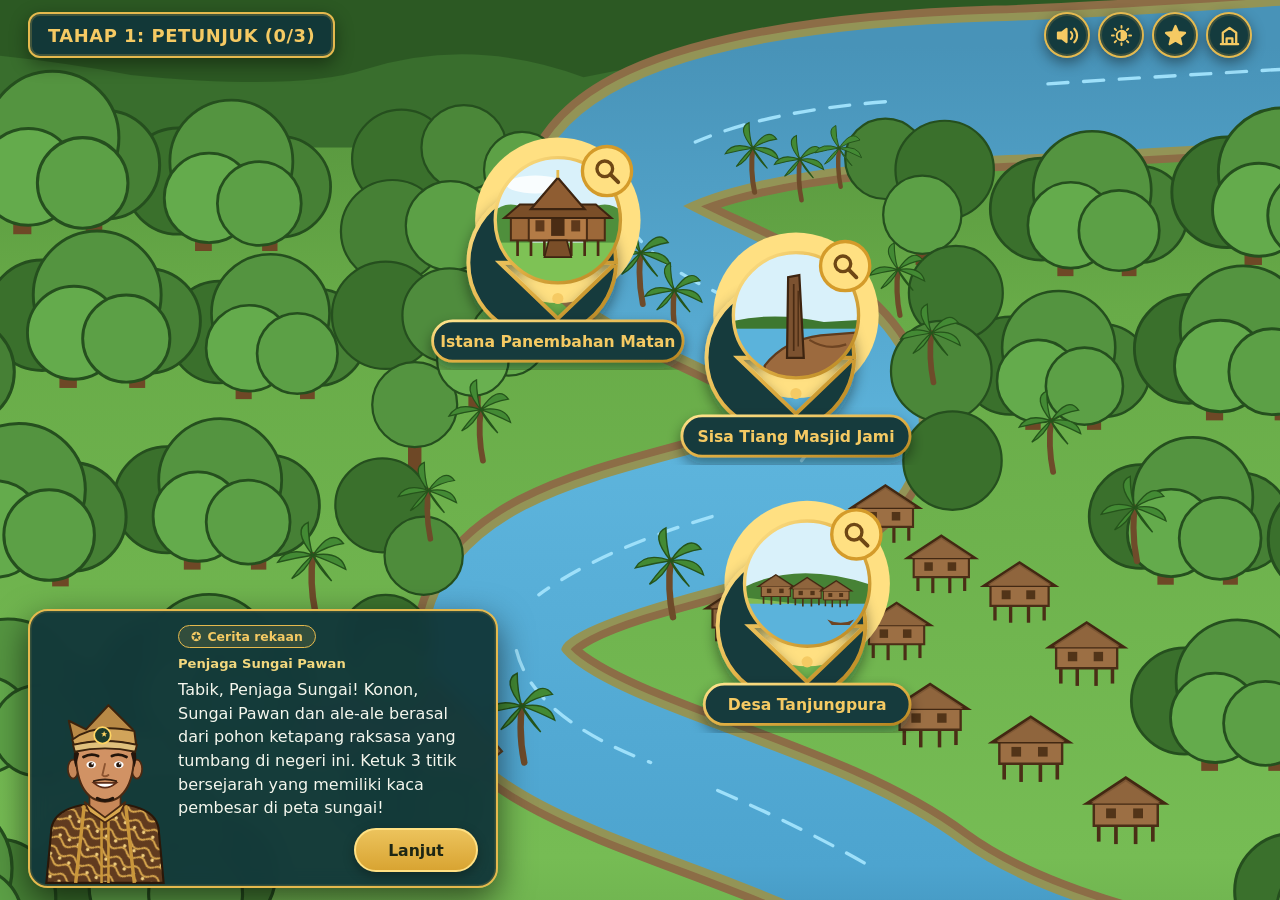
<file: aleale-game.html>
<!doctype html>
<html lang="id" data-theme="forest">
<head>
<meta charset="utf-8">
<meta name="viewport" content="width=device-width,initial-scale=1,maximum-scale=5,viewport-fit=cover">
<title>Cari Ale-ale — Mini Game Edukasi Sungai Pawan</title>
<style>
:root, [data-theme="forest"] {
  --outer-bg: #1e3f20;
  --panel-bg: rgba(18, 56, 58, 0.96);
  --panel-bg-soft: #19494c;
  --gold-main: #e5b94e;
  --gold-light: #ffe082;
  --gold-dark: #9c7320;
  --text-cream: #f5f7ee;
  --text-gold: #f5ca63;
  --btn-gold-bg: #e2b347;
  --btn-gold-fg: #1d2614;
  --sky-tint: 0;
  --scene-brightness: 1;
}

[data-theme="light"] {
  --outer-bg: #d8ecd0;
  --panel-bg: rgba(22, 68, 71, 0.95);
  --panel-bg-soft: #1f585c;
  --gold-main: #eab949;
  --gold-light: #ffe596;
  --gold-dark: #8c6414;
  --text-cream: #ffffff;
  --text-gold: #ffe082;
  --btn-gold-bg: #f0c14b;
  --btn-gold-fg: #182410;
  --sky-tint: 0;
  --scene-brightness: 1.05;
}

[data-theme="dark"] {
  --outer-bg: #07140d;
  --panel-bg: rgba(11, 36, 38, 0.96);
  --panel-bg-soft: #123639;
  --gold-main: #d9a83e;
  --gold-light: #f7cf6d;
  --gold-dark: #7a5812;
  --text-cream: #eef5f0;
  --text-gold: #f5c85c;
  --btn-gold-bg: #dfa938;
  --btn-gold-fg: #141c0c;
  --sky-tint: 0.38;
  --scene-brightness: 0.84;
}

* {
  box-sizing: border-box;
  -webkit-tap-highlight-color: transparent;
}

html, body {
  margin: 0;
  padding: 0;
  width: 100%;
  height: 100%;
  overflow: hidden;
  background: var(--outer-bg);
  color: var(--text-cream);
  font-family: system-ui, -apple-system, "Segoe UI", Roboto, "Helvetica Neue", Arial, sans-serif;
  user-select: none;
  -webkit-user-select: none;
}

button {
  font-family: inherit;
  cursor: pointer;
}

button:focus-visible {
  outline: 3px solid var(--gold-light);
  outline-offset: 2px;
}

/* Full-screen responsive container for both Desktop Website & Mobile */
.game-shell {
  position: relative;
  width: 100vw;
  height: 100vh;
  height: 100dvh;
  overflow: hidden;
  background: #3e7830;
}

.game-viewport {
  position: relative;
  width: 100%;
  height: 100%;
  overflow: hidden;
  display: flex;
  flex-direction: column;
  justify-content: space-between;
}

/* Full-Bleed Illustrated SVG Scene */
.scene-layer {
  position: absolute;
  inset: 0;
  width: 100%;
  height: 100%;
  z-index: 1;
  filter: brightness(var(--scene-brightness));
  transition: filter 0.35s ease;
  touch-action: none;
}

.scene-layer svg {
  width: 100%;
  height: 100%;
  display: block;
}

/* Top HUD Bar */
.top-hud {
  position: relative;
  z-index: 10;
  width: 100%;
  max-width: 1320px;
  margin: 0 auto;
  display: flex;
  align-items: center;
  justify-content: space-between;
  gap: 10px;
  padding: max(12px, env(safe-area-inset-top)) clamp(12px, 2.5vw, 28px) 8px;
  pointer-events: none;
}

.stage-plaque {
  pointer-events: auto;
  position: relative;
  background: var(--panel-bg);
  border: 2.5px solid var(--gold-main);
  border-radius: 12px;
  padding: 8px 18px;
  min-height: 46px;
  display: inline-flex;
  align-items: center;
  box-shadow: 0 6px 18px rgba(0, 0, 0, 0.42), inset 0 0 0 2px rgba(229, 185, 78, 0.22);
  backdrop-filter: blur(6px);
}

.stage-plaque-text {
  font-size: clamp(0.86rem, 1.8vw, 1.12rem);
  font-weight: 800;
  letter-spacing: 0.03em;
  color: var(--text-gold);
  text-transform: uppercase;
  white-space: nowrap;
}

.hud-buttons {
  pointer-events: auto;
  display: flex;
  align-items: center;
  gap: 8px;
}

.icon-btn {
  width: 46px;
  height: 46px;
  min-width: 46px;
  min-height: 46px;
  border-radius: 50%;
  background: var(--panel-bg);
  border: 2.5px solid var(--gold-main);
  color: var(--text-gold);
  display: inline-flex;
  align-items: center;
  justify-content: center;
  padding: 0;
  box-shadow: 0 5px 14px rgba(0, 0, 0, 0.42), inset 0 0 0 2px rgba(229, 185, 78, 0.18);
  transition: transform 0.14s ease, background 0.15s ease;
  backdrop-filter: blur(6px);
}

.icon-btn:hover {
  background: var(--panel-bg-soft);
  transform: translateY(-1px);
}

.icon-btn:active {
  transform: scale(0.94);
}

.icon-btn svg {
  width: 23px;
  height: 23px;
}

.icon-btn.off {
  opacity: 0.68;
}

/* Floating Stage Status Pill (For Stage 2 Timer / Clarity, Stage 3 Quote) */
.floating-banner {
  position: relative;
  z-index: 9;
  align-self: center;
  max-width: min(92vw, 620px);
  margin: 0 14px auto;
  background: var(--panel-bg);
  border: 2px solid var(--gold-main);
  border-radius: 999px;
  padding: 7px 20px;
  color: var(--text-cream);
  font-size: clamp(0.84rem, 1.5vw, 0.96rem);
  font-weight: 700;
  text-align: center;
  box-shadow: 0 6px 18px rgba(0, 0, 0, 0.38);
  display: none;
  pointer-events: none;
  backdrop-filter: blur(6px);
}

.floating-banner.show {
  display: block;
}

/* Bottom Guide Dialog Box — Responsive for Mobile & Desktop */
.bottom-dialog-wrap {
  position: relative;
  z-index: 10;
  width: 100%;
  max-width: 1320px;
  margin: 0 auto;
  padding: 6px clamp(10px, 2.5vw, 28px) max(12px, env(safe-area-inset-bottom));
  pointer-events: none;
  display: flex;
  justify-content: center;
}

.dialog-card {
  pointer-events: auto;
  position: relative;
  width: 100%;
  max-width: 660px;
  background: var(--panel-bg);
  border: 2.5px solid var(--gold-main);
  border-radius: 20px;
  min-height: 184px;
  padding: 14px 18px 14px 162px;
  box-shadow: 0 12px 34px rgba(0, 0, 0, 0.58), inset 0 0 0 1.5px rgba(229, 185, 78, 0.16);
  display: flex;
  flex-direction: column;
  justify-content: space-between;
  backdrop-filter: blur(8px);
  transition: all 0.25s ease;
}

.guide-portrait-box {
  position: absolute;
  left: 6px;
  bottom: 0;
  width: 150px;
  height: 212px;
  pointer-events: none;
  overflow: hidden;
  border-bottom-left-radius: 17px;
}

.guide-portrait-box svg {
  width: 100%;
  height: 100%;
  display: block;
}

.dialog-body {
  display: flex;
  flex-direction: column;
  gap: 7px;
}

.dialog-top-row {
  display: flex;
  align-items: center;
  justify-content: space-between;
  gap: 8px;
  flex-wrap: wrap;
}

.dialog-badge {
  display: inline-flex;
  align-items: center;
  gap: 6px;
  padding: 3px 12px;
  border-radius: 999px;
  border: 1.5px solid var(--gold-main);
  background: rgba(229, 185, 78, 0.14);
  color: var(--text-gold);
  font-size: 0.78rem;
  font-weight: 700;
}

.dialog-loc-title {
  font-size: 0.82rem;
  font-weight: 800;
  color: var(--gold-light);
  opacity: 0.95;
}

.dialog-text {
  margin: 0;
  font-size: clamp(0.88rem, 1.4vw, 1rem);
  line-height: 1.48;
  color: var(--text-cream);
  font-weight: 500;
}

.dialog-actions {
  display: flex;
  align-items: center;
  justify-content: flex-end;
  gap: 8px;
  margin-top: 8px;
}

.btn-gold {
  min-height: 44px;
  min-width: 124px;
  padding: 8px 24px;
  border-radius: 999px;
  border: 2px solid var(--gold-light);
  background: linear-gradient(180deg, #ecc35c 0%, #d8a432 100%);
  color: var(--btn-gold-fg);
  font-size: 0.98rem;
  font-weight: 800;
  box-shadow: 0 4px 12px rgba(0, 0, 0, 0.32);
  transition: transform 0.12s ease, filter 0.15s ease;
}

.btn-gold:hover:not(:disabled) {
  filter: brightness(1.07);
  transform: translateY(-1px);
}

.btn-gold:active:not(:disabled) {
  transform: translateY(1px);
}

.btn-gold:disabled {
  opacity: 0.45;
  cursor: not-allowed;
}

.btn-outline {
  min-height: 44px;
  padding: 8px 18px;
  border-radius: 999px;
  border: 2px solid var(--gold-main);
  background: var(--panel-bg-soft);
  color: var(--text-gold);
  font-size: 0.92rem;
  font-weight: 700;
}

/* Desktop Widescreen & Landscape Adaptation:
   Dock the dialog card cleanly to the bottom-left on wide screens so the entire S-curve river center stays unobstructed */
@media (min-width: 960px) and (min-aspect-ratio: 11/10) {
  .bottom-dialog-wrap {
    justify-content: flex-start;
  }
  .dialog-card {
    max-width: 470px;
    min-height: 170px;
    padding: 14px 18px 14px 148px;
  }
  .guide-portrait-box {
    width: 138px;
    height: 196px;
  }
}

/* Short Landscape Screens (e.g. Mobile Landscape) */
@media (max-height: 540px) and (orientation: landscape) {
  .top-hud {
    padding-top: 8px;
  }
  .stage-plaque {
    min-height: 40px;
    padding: 5px 14px;
  }
  .bottom-dialog-wrap {
    justify-content: flex-start;
    padding-bottom: 8px;
  }
  .dialog-card {
    max-width: 420px;
    min-height: 132px;
    padding: 10px 14px 10px 112px;
    border-radius: 16px;
  }
  .guide-portrait-box {
    width: 104px;
    height: 148px;
  }
  .dialog-text {
    font-size: 0.82rem;
    line-height: 1.35;
  }
  .btn-gold {
    min-height: 38px;
    padding: 5px 18px;
    font-size: 0.88rem;
  }
}

/* Small Mobile Portrait Adjustments */
@media (max-width: 420px) {
  .dialog-card {
    padding: 12px 12px 12px 130px;
    min-height: 172px;
  }
  .guide-portrait-box {
    width: 124px;
    height: 184px;
  }
  .stage-plaque {
    padding: 6px 11px;
  }
  .icon-btn {
    width: 44px;
    height: 44px;
    min-width: 44px;
    min-height: 44px;
  }
}

/* Ending Collection Modal Overlay (Responsive Grid on Desktop, Stack on Mobile) */
.ending-overlay {
  position: absolute;
  inset: 0;
  z-index: 25;
  background: rgba(9, 28, 29, 0.88);
  display: none;
  flex-direction: column;
  align-items: center;
  justify-content: center;
  padding: 18px;
  overflow-y: auto;
  backdrop-filter: blur(6px);
}

.ending-overlay.open {
  display: flex;
}

.ending-card {
  width: 100%;
  max-width: 720px;
  background: var(--panel-bg);
  border: 3px solid var(--gold-main);
  border-radius: 24px;
  padding: clamp(16px, 3vw, 26px);
  box-shadow: 0 18px 48px rgba(0, 0, 0, 0.65);
  display: flex;
  flex-direction: column;
  gap: 16px;
}

.ending-title {
  margin: 0;
  font-size: clamp(1.2rem, 2.5vw, 1.5rem);
  font-weight: 900;
  color: var(--gold-light);
  text-align: center;
  line-height: 1.3;
}

.collection-list {
  display: grid;
  grid-template-columns: repeat(auto-fit, minmax(260px, 1fr));
  gap: 14px;
}

.col-item {
  display: flex;
  align-items: flex-start;
  gap: 12px;
  background: var(--panel-bg-soft);
  border: 2px solid var(--gold-main);
  border-radius: 16px;
  padding: 14px;
}

.col-icon {
  width: 64px;
  height: 64px;
  border-radius: 12px;
  border: 2px solid var(--gold-main);
  background: #d8f0f8;
  flex-shrink: 0;
  overflow: hidden;
}

.col-info h4 {
  margin: 6px 0 4px;
  font-size: 1.04rem;
  color: var(--gold-light);
}

.col-info p {
  margin: 0;
  font-size: 0.9rem;
  line-height: 1.44;
  color: var(--text-cream);
}

.ending-btn-row {
  display: flex;
  flex-wrap: wrap;
  justify-content: center;
  gap: 12px;
  margin-top: 4px;
}

/* SVG Interactive Pin & Object Animations */
@keyframes pinFloat {
  0%, 100% { transform: translateY(0px); }
  50% { transform: translateY(-5px); }
}

@keyframes haloPulse {
  0%, 100% { transform: scale(1); opacity: 0.55; }
  50% { transform: scale(1.13); opacity: 0.18; }
}

@keyframes waterShimmer {
  0%, 100% { stroke-dashoffset: 0; opacity: 0.48; }
  50% { stroke-dashoffset: 24; opacity: 0.78; }
}

@keyframes palmSway {
  0%, 100% { transform: rotate(0deg); }
  50% { transform: rotate(2.2deg); }
}

@keyframes eyeBlink {
  0%, 92%, 100% { transform: scaleY(1); }
  96% { transform: scaleY(0.1); }
}

@keyframes mouthTalk {
  0%, 100% { transform: scaleY(0.85); }
  50% { transform: scaleY(1.25); }
}

@keyframes sproutUp {
  0% { transform: scale(0.1); opacity: 0; }
  70% { transform: scale(1.08); opacity: 1; }
  100% { transform: scale(1); opacity: 1; }
}

@keyframes sparkleSpin {
  0%, 100% { transform: scale(0.8) rotate(0deg); opacity: 0.65; }
  50% { transform: scale(1.25) rotate(25deg); opacity: 1; }
}

.pin-float {
  animation: pinFloat 3s ease-in-out infinite;
}

.pin-float.delay-1 { animation-delay: 0.5s; }
.pin-float.delay-2 { animation-delay: 1.1s; }

.halo-pulse {
  transform-box: fill-box;
  transform-origin: center;
  animation: haloPulse 2s ease-in-out infinite;
}

.water-ripple {
  stroke-dasharray: 18 14;
  animation: waterShimmer 3.8s ease-in-out infinite;
}

.palm-crown {
  transform-box: fill-box;
  transform-origin: center;
  animation: palmSway 4.2s ease-in-out infinite;
}

.guide-eyes {
  transform-box: fill-box;
  transform-origin: center;
  animation: eyeBlink 4.5s infinite;
}

.guide-mouth.talking {
  transform-box: fill-box;
  transform-origin: center;
  animation: mouthTalk 0.28s infinite;
}

.sprout-anim {
  transform-box: fill-box;
  transform-origin: bottom center;
  animation: sproutUp 0.55s cubic-bezier(0.22, 1, 0.36, 1) forwards;
}

.clam-sparkle {
  transform-box: fill-box;
  transform-origin: center;
  animation: sparkleSpin 1.5s ease-in-out infinite;
}

.interactive-node {
  cursor: pointer;
}

.interactive-node:hover .pin-outer-ring {
  stroke: #fff3b0;
  stroke-width: 4.5;
}

body.no-anim *,
body.no-anim *::before,
body.no-anim *::after {
  animation: none !important;
  transition: none !important;
}
</style>
</head>
<body>
<div class="game-shell">
  <div class="game-viewport">

    <!-- ==================== TOP HUD BAR ==================== -->
    <header class="top-hud" aria-label="Status Tahap dan Pengaturan">
      <div class="stage-plaque" role="status" aria-live="polite">
        <span class="stage-plaque-text" id="hudStageText">TAHAP 1: PETUNJUK (0/3)</span>
      </div>

      <div class="hud-buttons">
        <!-- Tombol Suara -->
        <button type="button" class="icon-btn" id="btnSound" aria-pressed="true" title="Matikan atau nyalakan suara" aria-label="Suara Nyala">
          <svg viewBox="0 0 24 24" fill="none" stroke="currentColor" stroke-width="2.2" stroke-linecap="round" stroke-linejoin="round" aria-hidden="true">
            <polygon points="11 5 6 9 2 9 2 15 6 15 11 19 11 5" fill="currentColor"/>
            <path id="soundWaves" d="M15.54 8.46a5 5 0 0 1 0 7.07 M19.07 4.93a10 10 0 0 1 0 14.14"/>
            <line id="soundMuteSlash" x1="16" y1="9" x2="22" y2="15" style="display:none"/>
          </svg>
        </button>

        <!-- Tombol Mode Terang / Gelap -->
        <button type="button" class="icon-btn" id="btnTheme" title="Ganti mode tampilan terang/gelap" aria-label="Ganti Mode Terang atau Gelap">
          <svg viewBox="0 0 24 24" fill="none" stroke="currentColor" stroke-width="2" stroke-linecap="round" stroke-linejoin="round" aria-hidden="true">
            <circle cx="12" cy="12" r="5"/>
            <path d="M12 7 A5 5 0 0 1 12 17 Z" fill="currentColor"/>
            <line x1="12" y1="2" x2="12" y2="4"/>
            <line x1="12" y1="20" x2="12" y2="22"/>
            <line x1="4.93" y1="4.93" x2="6.34" y2="6.34"/>
            <line x1="17.66" y1="17.66" x2="19.07" y2="19.07"/>
            <line x1="2" y1="12" x2="4" y2="12"/>
            <line x1="20" y1="12" x2="22" y2="12"/>
            <line x1="4.93" y1="19.07" x2="6.34" y2="17.66"/>
            <line x1="17.66" y1="6.34" x2="19.07" y2="4.93"/>
          </svg>
        </button>

        <!-- Tombol Matikan/Nyalakan Animasi -->
        <button type="button" class="icon-btn" id="btnAnim" aria-pressed="true" title="Matikan atau nyalakan animasi" aria-label="Animasi Nyala">
          <svg viewBox="0 0 24 24" fill="none" stroke="currentColor" stroke-width="2.2" stroke-linecap="round" stroke-linejoin="round" aria-hidden="true">
            <polygon id="animSparkle" points="12 2 14.8 8.5 22 9.3 16.5 14 18.2 21 12 17.3 5.8 21 7.5 14 2 9.3 9.2 8.5 12 2" fill="currentColor"/>
            <g id="animPause" style="display:none">
              <rect x="6" y="5" width="4" height="14" fill="currentColor"/>
              <rect x="14" y="5" width="4" height="14" fill="currentColor"/>
            </g>
          </svg>
        </button>

        <!-- Tombol Kembali ke Museum -->
        <button type="button" class="icon-btn" id="btnExitTop" title="Kembali ke museum" aria-label="Kembali ke museum">
          <svg viewBox="0 0 24 24" fill="none" stroke="currentColor" stroke-width="2.4" stroke-linecap="round" stroke-linejoin="round" aria-hidden="true">
            <path d="M3 21h18 M5 21V9l7-5 7 5v12 M9 21v-6h6v6"/>
          </svg>
        </button>
      </div>
    </header>

    <!-- Banner Status Mengambang (Tahap 2 & Tahap 3) -->
    <div class="floating-banner" id="floatingBanner" role="status" aria-live="polite"></div>

    <!-- ==================== FULL-BLEED PANORAMIC SUNGAI PAWAN SCENE ==================== -->
    <main class="scene-layer" id="sceneLayer" aria-label="Layar Permainan Sungai Pawan">
      <svg id="mainSvg" viewBox="0 0 540 960" preserveAspectRatio="xMidYMid slice" role="img" aria-label="Ilustrasi Sungai Pawan dan Hutan Ketapang">
        <defs>
          <!-- Gradien Hutan & Sungai -->
          <linearGradient id="bgMeadowGrad" x1="0" y1="0" x2="0" y2="1">
            <stop offset="0%" stop-color="#3c732e"/>
            <stop offset="35%" stop-color="#68ab48"/>
            <stop offset="70%" stop-color="#76bc54"/>
            <stop offset="100%" stop-color="#437d31"/>
          </linearGradient>

          <linearGradient id="riverCleanGrad" x1="0" y1="0" x2="0" y2="1">
            <stop offset="0%" stop-color="#4893b8"/>
            <stop offset="40%" stop-color="#5db4dc"/>
            <stop offset="80%" stop-color="#4da4cf"/>
            <stop offset="100%" stop-color="#2e799e"/>
          </linearGradient>

          <linearGradient id="pinGoldGrad" x1="0" y1="0" x2="1" y2="1">
            <stop offset="0%" stop-color="#ffe58f"/>
            <stop offset="50%" stop-color="#e3b246"/>
            <stop offset="100%" stop-color="#b5831f"/>
          </linearGradient>

          <filter id="softShadow" x="-20%" y="-20%" width="140%" height="140%">
            <feDropShadow dx="0" dy="6" stdDeviation="6" flood-color="#081c14" flood-opacity="0.45"/>
          </filter>

          <!-- Clip Path untuk Vignette Bundar di Dalam Pin -->
          <clipPath id="clipCirclePin">
            <circle cx="0" cy="0" r="56"/>
          </clipPath>

          <!-- Template Pohon Kelapa / Palem Tepian Sungai -->
          <g id="palmTree">
            <path d="M0 0 Q-5 -24 -2 -48" fill="none" stroke="#6e4b2a" stroke-width="5.5" stroke-linecap="round"/>
            <g class="palm-crown" transform="translate(-2, -48)" fill="#438a34" stroke="#25541b" stroke-width="1.2">
              <path d="M0 0 Q-22 -8 -30 6 Q-14 2 0 0 Z"/>
              <path d="M0 0 Q-18 -22 -4 -28 Q-4 -12 0 0 Z"/>
              <path d="M0 0 Q16 -24 26 -10 Q12 -8 0 0 Z"/>
              <path d="M0 0 Q24 -4 28 12 Q12 4 0 0 Z"/>
              <path d="M0 0 Q-6 14 -18 20 Q-8 6 0 0 Z"/>
              <path d="M0 0 Q10 14 16 22 Q4 10 0 0 Z"/>
            </g>
          </g>

          <!-- Template Rumpun Pohon Hutan -->
          <g id="forestCluster">
            <rect x="-26" y="10" width="12" height="40" fill="#6e4826"/>
            <rect x="22" y="14" width="11" height="36" fill="#6e4826"/>
            <circle cx="-38" cy="0" r="38" fill="#3a702c" stroke="#254f1e" stroke-width="2"/>
            <circle cx="35" cy="4" r="36" fill="#468035" stroke="#254f1e" stroke-width="2"/>
            <circle cx="0" cy="-14" r="44" fill="#549440" stroke="#254f1e" stroke-width="2"/>
            <circle cx="-16" cy="12" r="32" fill="#64ab4c" stroke="#254f1e" stroke-width="2"/>
            <circle cx="20" cy="16" r="30" fill="#5ca046" stroke="#254f1e" stroke-width="2"/>
          </g>

          <!-- Template Rumah Panggung Kayu Tepian Sungai -->
          <g id="stiltHouse">
            <line x1="-22" y1="12" x2="-22" y2="28" stroke="#4a2e16" stroke-width="3"/>
            <line x1="-8" y1="14" x2="-8" y2="30" stroke="#4a2e16" stroke-width="3"/>
            <line x1="8" y1="14" x2="8" y2="30" stroke="#4a2e16" stroke-width="3"/>
            <line x1="22" y1="12" x2="22" y2="28" stroke="#4a2e16" stroke-width="3"/>
            <polygon points="-26,-4 26,-4 26,15 -26,15" fill="#9c6f44" stroke="#4a2e16" stroke-width="2"/>
            <rect x="-16" y="1" width="8" height="8" fill="#523418"/>
            <rect x="6" y="1" width="8" height="8" fill="#523418"/>
            <polygon points="-32,-3 0,-24 32,-3" fill="#7c5633" stroke="#422812" stroke-width="2.2"/>
            <polygon points="-28,-3 0,-21 28,-3" fill="#8f653d"/>
          </g>
        </defs>

        <!-- 1. DASAR DARATAN HIJAU PANORAMIK (Mendukung Widescreen Desktop & Portrait Mobile) -->
        <rect x="-700" y="-200" width="1940" height="1400" fill="url(#bgMeadowGrad)"/>

        <!-- Perbukitan & Hutan Jauh di Horizon Atas (Menyambung Kiri-Kanan) -->
        <path d="M-700 -200 L1240 -200 L1240 120 Q920 75 680 110 Q410 95 270 125 Q120 150 -80 110 Q-380 65 -700 115 Z" fill="#2c5923"/>
        <path d="M-700 70 Q-450 35 -210 80 Q-60 95 0 75 Q95 45 195 82 Q320 55 445 85 Q680 45 920 82 L1240 65 L1240 145 L-700 145 Z" fill="#396e2d"/>

        <!-- 2. ALIRAN SUNGAI PAWAN BERKELOK (S-CURVE, Menyambung dari Hulu Kanan ke Muara Bawah) -->
        <!-- Tebing Cokelat Tepian Sungai -->
        <path d="M 1240 55
                 C 960 65, 720 88, 565 92
                 C 430 96, 215 118, 210 198
                 C 205 268, 435 285, 435 395
                 C 435 495, 115 470, 115 595
                 C 115 695, 375 725, 495 815
                 C 625 910, 880 945, 1240 970"
              fill="none" stroke="#8c6d46" stroke-width="148" stroke-linecap="round"/>

        <!-- Bantaran Rumput Halus -->
        <path d="M 1240 55
                 C 960 65, 720 88, 565 92
                 C 430 96, 215 118, 210 198
                 C 205 268, 435 285, 435 395
                 C 435 495, 115 470, 115 595
                 C 115 695, 375 725, 495 815
                 C 625 910, 880 945, 1240 970"
              fill="none" stroke="#9ab565" stroke-width="134" stroke-linecap="round" opacity="0.55"/>

        <!-- Air Sungai Pawan Bersih -->
        <path id="riverWaterBase"
              d="M 1240 55
                 C 960 65, 720 88, 565 92
                 C 430 96, 215 118, 210 198
                 C 205 268, 435 285, 435 395
                 C 435 495, 115 470, 115 595
                 C 115 695, 375 725, 495 815
                 C 625 910, 880 945, 1240 970"
              fill="none" stroke="url(#riverCleanGrad)" stroke-width="120" stroke-linecap="round"/>

        <!-- Lapisan Air Keruh (Aktif pada Tahap 2, memudar saat sampah dibersihkan) -->
        <path id="riverMurkyOverlay"
              d="M 1240 55
                 C 960 65, 720 88, 565 92
                 C 430 96, 215 118, 210 198
                 C 205 268, 435 285, 435 395
                 C 435 495, 115 470, 115 595
                 C 115 695, 375 725, 495 815
                 C 625 910, 880 945, 1240 970"
              fill="none" stroke="#6b6335" stroke-width="120" stroke-linecap="round" opacity="0"/>

        <!-- Garis Riak Air Mengalir -->
        <g class="water-ripple" fill="none" stroke="#9ee0fa" stroke-width="3" stroke-linecap="round">
          <path d="M 820 75 Q 700 82 610 88"/>
          <path d="M 465 104 Q 360 112 295 140"/>
          <path d="M 225 185 Q 230 235 315 275"/>
          <path d="M 385 330 Q 430 375 390 425"/>
          <path d="M 310 475 Q 210 505 155 545"/>
          <path d="M 135 595 Q 150 655 255 695"/>
          <path d="M 315 720 Q 395 755 455 790"/>
          <path d="M 560 855 Q 675 910 790 930"/>
        </g>

        <!-- 3. HUTAN RIMBUN TENGAH, SAYAP KIRI (WIDESCREEN), DAN SAYAP KANAN (WIDESCREEN) -->
        <!-- Hutan Sayap Kiri Widescreen (x: -550..0) -->
        <use href="#forestCluster" transform="translate(-120, 175) scale(1.25)"/>
        <use href="#forestCluster" transform="translate(-280, 155) scale(1.35)"/>
        <use href="#forestCluster" transform="translate(-440, 190) scale(1.4)"/>
        <use href="#forestCluster" transform="translate(-85, 310) scale(1.2)"/>
        <use href="#forestCluster" transform="translate(-240, 295) scale(1.3)"/>
        <use href="#forestCluster" transform="translate(-410, 340) scale(1.35)"/>
        <use href="#forestCluster" transform="translate(-130, 460) scale(1.25)"/>
        <use href="#forestCluster" transform="translate(-310, 470) scale(1.35)"/>
        <use href="#forestCluster" transform="translate(-460, 510) scale(1.4)"/>
        <use href="#forestCluster" transform="translate(-140, 620) scale(1.3)"/>
        <use href="#forestCluster" transform="translate(-320, 645) scale(1.35)"/>
        <use href="#forestCluster" transform="translate(-180, 790) scale(1.4)"/>
        <use href="#forestCluster" transform="translate(-380, 810) scale(1.45)"/>

        <!-- Hutan Sayap Kanan Widescreen (x: 560..1080) -->
        <use href="#forestCluster" transform="translate(650, 200) scale(1.2)"/>
        <use href="#forestCluster" transform="translate(820, 185) scale(1.3)"/>
        <use href="#forestCluster" transform="translate(990, 210) scale(1.4)"/>
        <use href="#forestCluster" transform="translate(620, 340) scale(1.15)"/>
        <use href="#forestCluster" transform="translate(785, 325) scale(1.28)"/>
        <use href="#forestCluster" transform="translate(955, 355) scale(1.35)"/>
        <use href="#forestCluster" transform="translate(740, 475) scale(1.22)"/>
        <use href="#forestCluster" transform="translate(910, 495) scale(1.35)"/>
        <use href="#forestCluster" transform="translate(780, 640) scale(1.25)"/>
        <use href="#forestCluster" transform="translate(950, 670) scale(1.38)"/>
        <use href="#forestCluster" transform="translate(880, 810) scale(1.35)"/>

        <!-- Rumpun Pohon Hutan Area Inti Kiri -->
        <g stroke="#254f1e" stroke-width="2">
          <rect x="38" y="395" width="12" height="42" fill="#6e4826" stroke="none"/>
          <rect x="92" y="340" width="11" height="38" fill="#6e4826" stroke="none"/>
          <rect x="492" y="210" width="12" height="40" fill="#6e4826" stroke="none"/>
          <circle cx="32" cy="155" r="44" fill="#3a702c"/>
          <circle cx="88" cy="145" r="38" fill="#4b8739"/>
          <circle cx="140" cy="165" r="34" fill="#5da146"/>
          <circle cx="24" cy="220" r="46" fill="#468035"/>
          <circle cx="76" cy="215" r="40" fill="#5ca046"/>
          <circle cx="18" cy="295" r="48" fill="#3a702c"/>
          <circle cx="75" cy="295" r="42" fill="#4f8c3d"/>
          <circle cx="128" cy="315" r="34" fill="#64ab4c"/>
          <circle cx="44" cy="375" r="38" fill="#549440"/>
          <circle cx="96" cy="335" r="32" fill="#69b050"/>
          <circle cx="15" cy="465" r="42" fill="#3a702c"/>
          <circle cx="52" cy="510" r="35" fill="#4e8c3b"/>
          <circle cx="18" cy="585" r="40" fill="#3c732e"/>
        </g>

        <!-- Rumpun Pohon Hutan Area Inti Kanan -->
        <g stroke="#254f1e" stroke-width="2">
          <circle cx="465" cy="155" r="36" fill="#468035"/>
          <circle cx="518" cy="165" r="44" fill="#3a702c"/>
          <circle cx="498" cy="205" r="35" fill="#5ca046"/>
          <circle cx="528" cy="275" r="42" fill="#3d752f"/>
          <circle cx="515" cy="345" r="45" fill="#4b8739"/>
          <circle cx="525" cy="425" r="44" fill="#3a702c"/>
        </g>

        <!-- Bebatuan dan Semak di Tebing Kiri Bawah -->
        <g>
          <polygon points="-60,645 55,615 92,650 75,695 -60,695" fill="#8c6d49" stroke="#594127" stroke-width="2"/>
          <polygon points="35,660 88,645 122,685 85,715 20,705" fill="#9e7d56" stroke="#594127" stroke-width="2"/>
          <circle cx="24" cy="615" r="32" fill="#589c42" stroke="#28541e" stroke-width="2"/>
          <circle cx="18" cy="720" r="38" fill="#3d752f" stroke="#254f1e" stroke-width="2"/>
          <circle cx="72" cy="735" r="32" fill="#4f8c3d" stroke="#254f1e" stroke-width="2"/>
        </g>

        <!-- Perkampungan Rumah Panggung Kayu di Kanan Bawah (Desa Tanjungpura) -->
        <g transform="translate(465, 470) scale(0.95)"><use href="#stiltHouse"/></g>
        <g transform="translate(515, 515) scale(0.95)"><use href="#stiltHouse"/></g>
        <g transform="translate(335, 560) scale(0.95)"><use href="#stiltHouse"/></g>
        <g transform="translate(475, 575) scale(0.95)"><use href="#stiltHouse"/></g>
        <g transform="translate(505, 650) scale(1.05)"><use href="#stiltHouse"/></g>
        <g transform="translate(585, 540) scale(1.0)"><use href="#stiltHouse"/></g>
        <g transform="translate(645, 595) scale(1.05)"><use href="#stiltHouse"/></g>
        <g transform="translate(595, 680) scale(1.08)"><use href="#stiltHouse"/></g>
        <g transform="translate(680, 735) scale(1.1)"><use href="#stiltHouse"/></g>

        <!-- Pohon-Pohon Kelapa / Palem di Sepanjang Kelokan Sungai -->
        <use href="#palmTree" transform="translate(348, 185) scale(0.82)"/>
        <use href="#palmTree" transform="translate(390, 192) scale(0.76)"/>
        <use href="#palmTree" transform="translate(425, 180) scale(0.72)"/>
        <use href="#palmTree" transform="translate(248, 285) scale(0.95)"/>
        <use href="#palmTree" transform="translate(278, 315) scale(0.88)"/>
        <use href="#palmTree" transform="translate(478, 295) scale(0.85)"/>
        <use href="#palmTree" transform="translate(508, 355) scale(0.92)"/>
        <use href="#palmTree" transform="translate(105, 425) scale(0.95)"/>
        <use href="#palmTree" transform="translate(58, 495) scale(0.9)"/>
        <use href="#palmTree" transform="translate(275, 565) scale(1.05)"/>
        <use href="#palmTree" transform="translate(142, 695) scale(1.05)"/>
        <use href="#palmTree" transform="translate(-45, 560) scale(1.05)"/>
        <use href="#palmTree" transform="translate(615, 435) scale(0.95)"/>
        <use href="#palmTree" transform="translate(690, 515) scale(1.0)"/>

        <!-- ==================== LAYER TAHAP 3: BIBIT POHON KETAPANG YANG TUMBUH ==================== -->
        <g id="plantedTreesLayer">
          <!-- Pohon Ketapang 1 (Kelokan Atas) -->
          <g id="grownTree1" class="sprout-anim" transform="translate(255, 235)" style="display:none">
            <path d="M0 0 Q-14 18 -26 32 M0 0 Q0 22 -4 36 M0 0 Q14 18 26 30" stroke="#5c3818" stroke-width="3.5" fill="none" stroke-linecap="round"/>
            <rect x="-5" y="-58" width="10" height="62" rx="3" fill="#6b4222"/>
            <ellipse cx="0" cy="-28" rx="36" ry="12" fill="#2b7a3d" stroke="#174722" stroke-width="2"/>
            <ellipse cx="0" cy="-46" rx="28" ry="10" fill="#3ea153" stroke="#174722" stroke-width="2"/>
            <ellipse cx="0" cy="-62" rx="18" ry="8" fill="#5ec472" stroke="#174722" stroke-width="2"/>
          </g>
          <!-- Pohon Ketapang 2 (Kelokan Tengah) -->
          <g id="grownTree2" class="sprout-anim" transform="translate(350, 395)" style="display:none">
            <path d="M0 0 Q-14 18 -26 32 M0 0 Q0 22 -4 36 M0 0 Q14 18 26 30" stroke="#5c3818" stroke-width="3.5" fill="none" stroke-linecap="round"/>
            <rect x="-5" y="-58" width="10" height="62" rx="3" fill="#6b4222"/>
            <ellipse cx="0" cy="-28" rx="36" ry="12" fill="#2b7a3d" stroke="#174722" stroke-width="2"/>
            <ellipse cx="0" cy="-46" rx="28" ry="10" fill="#3ea153" stroke="#174722" stroke-width="2"/>
            <ellipse cx="0" cy="-62" rx="18" ry="8" fill="#5ec472" stroke="#174722" stroke-width="2"/>
          </g>
          <!-- Pohon Ketapang 3 (Kelokan Bawah) -->
          <g id="grownTree3" class="sprout-anim" transform="translate(215, 595)" style="display:none">
            <path d="M0 0 Q-14 18 -26 32 M0 0 Q0 22 -4 36 M0 0 Q14 18 26 30" stroke="#5c3818" stroke-width="3.5" fill="none" stroke-linecap="round"/>
            <rect x="-5" y="-58" width="10" height="62" rx="3" fill="#6b4222"/>
            <ellipse cx="0" cy="-28" rx="36" ry="12" fill="#2b7a3d" stroke="#174722" stroke-width="2"/>
            <ellipse cx="0" cy="-46" rx="28" ry="10" fill="#3ea153" stroke="#174722" stroke-width="2"/>
            <ellipse cx="0" cy="-62" rx="18" ry="8" fill="#5ec472" stroke="#174722" stroke-width="2"/>
          </g>
        </g>

        <!-- ==================== LAYER TAHAP 1: 3 PIN PETUNJUK BERSEJARAH ==================== -->
        <g id="stage1Layer">

          <!-- PIN 1: ISTANA PANEMBAHAN MATAN, MULIA KERTA -->
          <g class="interactive-node" id="pinNode1" role="button" tabindex="0" aria-label="Petunjuk 1: Istana Panembahan Matan, Mulia Kerta" transform="translate(172, 210)">
            <g class="pin-float">
              <circle class="halo-pulse" id="pinHalo1" cx="0" cy="0" r="74" fill="#ffe082"/>
              <path class="pin-outer-ring" d="M -52 38 L 0 88 L 52 38 A 66 66 0 1 1 52 37.9 Z" fill="#133a3c" stroke="url(#pinGoldGrad)" stroke-width="3.5" filter="url(#softShadow)"/>
              <circle cx="0" cy="70" r="5" fill="#f5ca63"/>
              <!-- Vignette Bundar Ilustrasi Istana Panembahan Matan -->
              <g clip-path="url(#clipCirclePin)">
                <rect x="-60" y="-60" width="120" height="120" fill="#d9f1fa"/>
                <ellipse cx="-20" cy="-32" rx="26" ry="8" fill="#ffffff" opacity="0.85"/>
                <circle cx="-42" cy="8" r="22" fill="#4f8f3c"/>
                <circle cx="42" cy="8" r="22" fill="#4f8f3c"/>
                <rect x="-60" y="20" width="120" height="40" fill="#7ec255"/>
                <g stroke="#4a2c14" stroke-width="2.4">
                  <line x1="-36" y1="18" x2="-36" y2="32"/><line x1="-24" y1="18" x2="-24" y2="32"/>
                  <line x1="-12" y1="18" x2="-12" y2="32"/><line x1="12" y1="18" x2="12" y2="32"/>
                  <line x1="24" y1="18" x2="24" y2="32"/><line x1="36" y1="18" x2="36" y2="32"/>
                </g>
                <rect x="-42" y="-2" width="84" height="20" fill="#9c6839" stroke="#4a2c14" stroke-width="1.8"/>
                <rect x="-26" y="-12" width="52" height="30" fill="#b37b46" stroke="#4a2c14" stroke-width="1.8"/>
                <rect x="-6" y="-4" width="12" height="18" fill="#4a2c14"/>
                <rect x="-20" y="0" width="8" height="10" fill="#5e391b"/>
                <rect x="12" y="0" width="8" height="10" fill="#5e391b"/>
                <polygon points="-48,-2 48,-2 34,-14 -34,-14" fill="#7a4e28" stroke="#3d2410" stroke-width="1.8"/>
                <polygon points="-24,-10 0,-38 24,-10" fill="#8f5d32" stroke="#3d2410" stroke-width="2"/>
                <line x1="0" y1="-38" x2="0" y2="-45" stroke="#e5b94e" stroke-width="2.5"/>
                <polygon points="-8,18 8,18 12,33 -12,33" fill="#7a4e28" stroke="#3d2410" stroke-width="1.5"/>
              </g>
              <circle cx="0" cy="0" r="56" fill="none" stroke="url(#pinGoldGrad)" stroke-width="3"/>

              <!-- Lencana Kaca Pembesar (Belum Dibaca) -->
              <g id="pinGlass1" transform="translate(44, -44)">
                <circle cx="0" cy="0" r="22" fill="#ffe082" stroke="#d49b2a" stroke-width="3"/>
                <circle cx="-2" cy="-2" r="7" fill="none" stroke="#6e4715" stroke-width="3"/>
                <line x1="3" y1="3" x2="10" y2="10" stroke="#6e4715" stroke-width="3.5" stroke-linecap="round"/>
              </g>

              <!-- Lencana Centang Emas (Sudah Dibaca) -->
              <g id="pinCheck1" transform="translate(44, -44)" style="display:none">
                <circle cx="0" cy="0" r="23" fill="#d49b2a"/>
                <circle cx="0" cy="0" r="19" fill="#f7cf68" stroke="#b57c16" stroke-width="2"/>
                <path d="M-8 0 L-2 6 L9 -6" fill="none" stroke="#5e3a10" stroke-width="4" stroke-linecap="round" stroke-linejoin="round"/>
              </g>

              <!-- Label Pita Nama Lokasi -->
              <g transform="translate(0, 108)">
                <rect x="-112" y="-18" width="224" height="36" rx="18" fill="#133a3c" stroke="url(#pinGoldGrad)" stroke-width="2.5" filter="url(#softShadow)"/>
                <text x="0" y="5" text-anchor="middle" fill="#f5ca63" font-size="14" font-weight="800">Istana Panembahan Matan</text>
              </g>
            </g>
          </g>

          <!-- PIN 2: SISA TIANG MASJID JAMI -->
          <g class="interactive-node" id="pinNode2" role="button" tabindex="0" aria-label="Petunjuk 2: Sisa Tiang Masjid Jami" transform="translate(385, 295)">
            <g class="pin-float delay-1">
              <circle class="halo-pulse" id="pinHalo2" cx="0" cy="0" r="74" fill="#ffe082"/>
              <path class="pin-outer-ring" d="M -52 38 L 0 88 L 52 38 A 66 66 0 1 1 52 37.9 Z" fill="#133a3c" stroke="url(#pinGoldGrad)" stroke-width="3.5" filter="url(#softShadow)"/>
              <circle cx="0" cy="70" r="5" fill="#f5ca63"/>
              <!-- Vignette Bundar Ilustrasi Sisa Tiang Masjid Jami -->
              <g clip-path="url(#clipCirclePin)">
                <rect x="-60" y="-60" width="120" height="120" fill="#d9f1fa"/>
                <path d="M-60 6 Q-20 -4 25 6 L60 4 L60 18 L-60 18 Z" fill="#3e7830"/>
                <rect x="-60" y="12" width="120" height="48" fill="#5bb3db"/>
                <path d="M-28 45 Q-10 22 22 18 L60 15 L60 60 L-28 60 Z" fill="#9c6a3e" stroke="#5e3a1c" stroke-width="2"/>
                <path d="M12 22 Q28 32 45 26" fill="none" stroke="#6e4422" stroke-width="2"/>
                <path d="M-8 38 L-7 -34 L3 -36 L7 38 Z" fill="#7c5230" stroke="#3d2410" stroke-width="2"/>
                <line x1="-2" y1="-28" x2="-2" y2="32" stroke="#4a2c14" stroke-width="1.5"/>
                <line x1="2" y1="-22" x2="2" y2="28" stroke="#4a2c14" stroke-width="1.2"/>
              </g>
              <circle cx="0" cy="0" r="56" fill="none" stroke="url(#pinGoldGrad)" stroke-width="3"/>

              <g id="pinGlass2" transform="translate(44, -44)">
                <circle cx="0" cy="0" r="22" fill="#ffe082" stroke="#d49b2a" stroke-width="3"/>
                <circle cx="-2" cy="-2" r="7" fill="none" stroke="#6e4715" stroke-width="3"/>
                <line x1="3" y1="3" x2="10" y2="10" stroke="#6e4715" stroke-width="3.5" stroke-linecap="round"/>
              </g>

              <g id="pinCheck2" transform="translate(44, -44)" style="display:none">
                <circle cx="0" cy="0" r="23" fill="#d49b2a"/>
                <circle cx="0" cy="0" r="19" fill="#f7cf68" stroke="#b57c16" stroke-width="2"/>
                <path d="M-8 0 L-2 6 L9 -6" fill="none" stroke="#5e3a10" stroke-width="4" stroke-linecap="round" stroke-linejoin="round"/>
              </g>

              <g transform="translate(0, 108)">
                <rect x="-102" y="-18" width="204" height="36" rx="18" fill="#133a3c" stroke="url(#pinGoldGrad)" stroke-width="2.5" filter="url(#softShadow)"/>
                <text x="0" y="5" text-anchor="middle" fill="#f5ca63" font-size="14" font-weight="800">Sisa Tiang Masjid Jami</text>
              </g>
            </g>
          </g>

          <!-- PIN 3: DESA TANJUNGPURA -->
          <g class="interactive-node" id="pinNode3" role="button" tabindex="0" aria-label="Petunjuk 3: Desa Tanjungpura" transform="translate(395, 535)">
            <g class="pin-float delay-2">
              <circle class="halo-pulse" id="pinHalo3" cx="0" cy="0" r="74" fill="#ffe082"/>
              <path class="pin-outer-ring" d="M -52 38 L 0 88 L 52 38 A 66 66 0 1 1 52 37.9 Z" fill="#133a3c" stroke="url(#pinGoldGrad)" stroke-width="3.5" filter="url(#softShadow)"/>
              <circle cx="0" cy="70" r="5" fill="#f5ca63"/>
              <!-- Vignette Bundar Ilustrasi Desa Tanjungpura -->
              <g clip-path="url(#clipCirclePin)">
                <rect x="-60" y="-60" width="120" height="120" fill="#d9f1fa"/>
                <path d="M-60 5 Q-10 -22 60 2 L60 22 L-60 22 Z" fill="#468235"/>
                <path d="M-60 12 L25 22 L-60 32 Z" fill="#82ba52"/>
                <rect x="-60" y="18" width="120" height="45" fill="#5bb3db"/>
                <g transform="translate(-28, 4) scale(0.5)"><use href="#stiltHouse"/></g>
                <g transform="translate(0, 6) scale(0.48)"><use href="#stiltHouse"/></g>
                <g transform="translate(26, 8) scale(0.44)"><use href="#stiltHouse"/></g>
                <path d="M18 32 Q30 38 42 32 L38 37 L22 37 Z" fill="#6e4422"/>
              </g>
              <circle cx="0" cy="0" r="56" fill="none" stroke="url(#pinGoldGrad)" stroke-width="3"/>

              <g id="pinGlass3" transform="translate(44, -44)">
                <circle cx="0" cy="0" r="22" fill="#ffe082" stroke="#d49b2a" stroke-width="3"/>
                <circle cx="-2" cy="-2" r="7" fill="none" stroke="#6e4715" stroke-width="3"/>
                <line x1="3" y1="3" x2="10" y2="10" stroke="#6e4715" stroke-width="3.5" stroke-linecap="round"/>
              </g>

              <g id="pinCheck3" transform="translate(44, -44)" style="display:none">
                <circle cx="0" cy="0" r="23" fill="#d49b2a"/>
                <circle cx="0" cy="0" r="19" fill="#f7cf68" stroke="#b57c16" stroke-width="2"/>
                <path d="M-8 0 L-2 6 L9 -6" fill="none" stroke="#5e3a10" stroke-width="4" stroke-linecap="round" stroke-linejoin="round"/>
              </g>

              <g transform="translate(0, 108)">
                <rect x="-92" y="-18" width="184" height="36" rx="18" fill="#133a3c" stroke="url(#pinGoldGrad)" stroke-width="2.5" filter="url(#softShadow)"/>
                <text x="0" y="5" text-anchor="middle" fill="#f5ca63" font-size="14" font-weight="800">Desa Tanjungpura</text>
              </g>
            </g>
          </g>
        </g>

        <!-- ==================== LAYER TAHAP 2: BERSIHKAN SUNGAI ==================== -->
        <g id="stage2Layer" style="display:none">
          <!-- Tempat Sampah di Tepi Sungai -->
          <g id="riverTrashBin" class="interactive-node" role="button" tabindex="0" aria-label="Tempat Sampah Tepi Sungai" transform="translate(105, 445)">
            <circle class="halo-pulse" id="binDropHalo" cx="0" cy="0" r="58" fill="#ffe082"/>
            <ellipse cx="0" cy="36" rx="42" ry="14" fill="#1f4218" opacity="0.45"/>
            <path d="M-32 -24 L32 -24 L25 36 L-25 36 Z" fill="#164447" stroke="#e5b94e" stroke-width="3.5"/>
            <rect x="-36" y="-34" width="72" height="11" rx="5" fill="#e5b94e" stroke="#4a3309" stroke-width="2"/>
            <rect x="-12" y="-41" width="24" height="7" rx="3" fill="#e5b94e" stroke="#4a3309" stroke-width="2"/>
            <circle cx="0" cy="6" r="14" fill="#ffe082"/>
            <path d="M-6 6 L-1 11 L7 1" fill="none" stroke="#164447" stroke-width="3.2" stroke-linecap="round" stroke-linejoin="round"/>
            <rect x="-66" y="44" width="132" height="28" rx="14" fill="#133a3c" stroke="#e5b94e" stroke-width="2"/>
            <text x="0" y="62" text-anchor="middle" fill="#f5ca63" font-size="12" font-weight="800">TEMPAT SAMPAH</text>
          </g>

          <!-- Wadah Sampah Hanyut -->
          <g id="driftingTrashGroup"></g>
        </g>

        <!-- ==================== LAYER TAHAP 3: TANAM 3 BIBIT KETAPANG ==================== -->
        <g id="stage3Layer" style="display:none">
          <!-- Titik Tanam 1 -->
          <g class="interactive-node" id="soilPin1" role="button" tabindex="0" aria-label="Titik Tanam Bibit Ketapang 1" transform="translate(255, 235)">
            <circle class="halo-pulse" cx="0" cy="-12" r="46" fill="#ffe082"/>
            <ellipse cx="0" cy="6" rx="36" ry="14" fill="#6b4423" stroke="#e5b94e" stroke-width="3"/>
            <circle cx="0" cy="-18" r="26" fill="#133a3c" stroke="#e5b94e" stroke-width="3"/>
            <path d="M0 -6 L0 -26 M0 -16 Q-12 -26 -14 -16 Q-4 -10 0 -16 M0 -20 Q12 -30 14 -20 Q4 -14 0 -20" fill="#70c456" stroke="#70c456" stroke-width="2.5" stroke-linecap="round"/>
            <rect x="-64" y="24" width="128" height="26" rx="13" fill="#133a3c" stroke="#e5b94e" stroke-width="2"/>
            <text x="0" y="41" text-anchor="middle" fill="#f5ca63" font-size="12" font-weight="800">Tanam Ketapang #1</text>
          </g>

          <!-- Titik Tanam 2 -->
          <g class="interactive-node" id="soilPin2" role="button" tabindex="0" aria-label="Titik Tanam Bibit Ketapang 2" transform="translate(350, 395)">
            <circle class="halo-pulse" cx="0" cy="-12" r="46" fill="#ffe082"/>
            <ellipse cx="0" cy="6" rx="36" ry="14" fill="#6b4423" stroke="#e5b94e" stroke-width="3"/>
            <circle cx="0" cy="-18" r="26" fill="#133a3c" stroke="#e5b94e" stroke-width="3"/>
            <path d="M0 -6 L0 -26 M0 -16 Q-12 -26 -14 -16 Q-4 -10 0 -16 M0 -20 Q12 -30 14 -20 Q4 -14 0 -20" fill="#70c456" stroke="#70c456" stroke-width="2.5" stroke-linecap="round"/>
            <rect x="-64" y="24" width="128" height="26" rx="13" fill="#133a3c" stroke="#e5b94e" stroke-width="2"/>
            <text x="0" y="41" text-anchor="middle" fill="#f5ca63" font-size="12" font-weight="800">Tanam Ketapang #2</text>
          </g>

          <!-- Titik Tanam 3 -->
          <g class="interactive-node" id="soilPin3" role="button" tabindex="0" aria-label="Titik Tanam Bibit Ketapang 3" transform="translate(215, 595)">
            <circle class="halo-pulse" cx="0" cy="-12" r="46" fill="#ffe082"/>
            <ellipse cx="0" cy="6" rx="36" ry="14" fill="#6b4423" stroke="#e5b94e" stroke-width="3"/>
            <circle cx="0" cy="-18" r="26" fill="#133a3c" stroke="#e5b94e" stroke-width="3"/>
            <path d="M0 -6 L0 -26 M0 -16 Q-12 -26 -14 -16 Q-4 -10 0 -16 M0 -20 Q12 -30 14 -20 Q4 -14 0 -20" fill="#70c456" stroke="#70c456" stroke-width="2.5" stroke-linecap="round"/>
            <rect x="-64" y="24" width="128" height="26" rx="13" fill="#133a3c" stroke="#e5b94e" stroke-width="2"/>
            <text x="0" y="41" text-anchor="middle" fill="#f5ca63" font-size="12" font-weight="800">Tanam Ketapang #3</text>
          </g>
        </g>

        <!-- ==================== LAYER AKHIR: 10 KERANG ALE-ALE BERKILAU ==================== -->
        <g id="stage4Layer" style="display:none"></g>

        <!-- Overlay Gelap untuk Mode Malam/Gelap -->
        <rect x="-700" y="-200" width="1940" height="1400" fill="#041214" opacity="var(--sky-tint)" pointer-events="none"/>
      </svg>
    </main>

    <!-- ==================== BOTTOM DIALOG CARD & PEMANDU MELAYU ==================== -->
    <section class="bottom-dialog-wrap" aria-label="Dialog Pemandu Sungai">
      <div class="dialog-card">
        <!-- Ilustrasi Karakter Pemandu Bertanjak & Berbaju Batik Melayu -->
        <div class="guide-portrait-box" aria-hidden="true">
          <svg viewBox="0 0 160 220">
            <defs>
              <pattern id="batikPattern" width="24" height="24" patternUnits="userSpaceOnUse" patternTransform="rotate(28)">
                <rect width="24" height="24" fill="#613b1f"/>
                <path d="M0 6 Q6 0 12 6 T24 6 M0 18 Q6 12 12 18 T24 18" fill="none" stroke="#d9a84e" stroke-width="2.2"/>
                <circle cx="6" cy="12" r="2" fill="#f2cf7e"/>
                <circle cx="18" cy="12" r="2" fill="#f2cf7e"/>
              </pattern>
            </defs>

            <!-- Bahu & Baju Batik Melayu Cokelat Emas -->
            <path d="M 12 220 L 18 156 Q 22 136 52 130 L 108 130 Q 138 136 142 156 L 148 220 Z"
                  fill="url(#batikPattern)" stroke="#2b1708" stroke-width="2.5"/>
            <path d="M 56 130 L 46 220 M 104 130 L 114 220" stroke="#c9963b" stroke-width="4"/>
            <path d="M 76 142 L 76 220 M 84 142 L 84 220" stroke="#c9963b" stroke-width="3"/>

            <!-- Leher & Kerah Baju Teluk Belanga Emas -->
            <path d="M 62 114 L 62 136 L 80 146 L 98 136 L 98 114 Z" fill="#c78758" stroke="#4a2912" stroke-width="2"/>
            <path d="M 56 126 L 80 144 L 104 126 L 98 138 L 80 150 L 62 138 Z" fill="#d9a84e" stroke="#4a2912" stroke-width="2"/>

            <!-- Telinga -->
            <ellipse cx="43" cy="88" rx="6" ry="11" fill="#c78758" stroke="#4a2912" stroke-width="2"/>
            <ellipse cx="117" cy="88" rx="6" ry="11" fill="#c78758" stroke="#4a2912" stroke-width="2"/>

            <!-- Wajah Ramah -->
            <path d="M 46 62 Q 45 124 80 126 Q 115 124 114 62 Z" fill="#d19264" stroke="#4a2912" stroke-width="2.4"/>

            <!-- Rambut Samping -->
            <path d="M 45 64 Q 42 76 46 86 L 50 70 Z" fill="#24150b"/>
            <path d="M 115 64 Q 118 76 114 86 L 110 70 Z" fill="#24150b"/>

            <!-- Alis & Mata Berkedip -->
            <path d="M 55 74 Q 64 69 72 73" fill="none" stroke="#24150b" stroke-width="3.2" stroke-linecap="round"/>
            <path d="M 88 73 Q 96 69 105 74" fill="none" stroke="#24150b" stroke-width="3.2" stroke-linecap="round"/>
            <g class="guide-eyes">
              <ellipse cx="64" cy="83" rx="5.5" ry="4" fill="#ffffff"/>
              <circle cx="64" cy="83" r="3" fill="#24150b"/>
              <circle cx="65.2" cy="81.8" r="1" fill="#ffffff"/>
              <ellipse cx="96" cy="83" rx="5.5" ry="4" fill="#ffffff"/>
              <circle cx="96" cy="83" r="3" fill="#24150b"/>
              <circle cx="97.2" cy="81.8" r="1" fill="#ffffff"/>
            </g>

            <!-- Hidung -->
            <path d="M 80 82 L 77 95 Q 80 98 84 95" fill="none" stroke="#8c5430" stroke-width="2.2" stroke-linecap="round"/>

            <!-- Kumis Tipis & Senyum Hangat -->
            <path d="M 67 102 Q 80 98 93 102" fill="none" stroke="#361f10" stroke-width="2.2" stroke-linecap="round"/>
            <g class="guide-mouth" id="guideMouth">
              <path d="M 67 104 Q 80 115 93 104 Z" fill="#ffffff" stroke="#5c2c16" stroke-width="2"/>
            </g>
            <!-- Janggut Tipis di Dagu -->
            <path d="M 71 122 Q 80 127 89 122" fill="none" stroke="#24150b" stroke-width="3.5" stroke-linecap="round"/>

            <!-- TANJAK MELAYU EMAS DENGAN BROS BULAN BINTANG -->
            <g>
              <path d="M 44 58 L 38 32 L 58 42 L 84 14 L 112 42 L 116 58 Z" fill="#b88946" stroke="#3b230d" stroke-width="2.4" stroke-linejoin="round"/>
              <path d="M 42 54 Q 68 34 114 44 L 116 60 Q 80 52 44 60 Z" fill="#d1a45a" stroke="#3b230d" stroke-width="2.2"/>
              <path d="M 43 60 Q 80 51 117 60 L 115 68 Q 80 60 45 68 Z" fill="#dfc07c" stroke="#3b230d" stroke-width="2.2"/>
              <circle cx="77" cy="49" r="9.5" fill="#1c3b2b" stroke="#ffd563" stroke-width="2"/>
              <path d="M 75 43 A 5.5 5.5 0 1 0 82 52 A 4.2 4.2 0 1 1 75 43 Z" fill="#ffd563"/>
              <polygon points="79,44 80,46.5 82.5,46.5 80.5,48 81.2,50.5 79,49 76.8,50.5 77.5,48 75.5,46.5 78,46.5" fill="#ffd563"/>
            </g>
          </svg>
        </div>

        <!-- Isi Teks Dialog & Lencana -->
        <div class="dialog-body">
          <div class="dialog-top-row">
            <span class="dialog-badge" id="dialogBadge">
              <span aria-hidden="true">✪</span>
              <span id="dialogBadgeText">Cerita rekaan</span>
            </span>
            <span class="dialog-loc-title" id="dialogLocTitle">Penjaga Sungai Pawan</span>
          </div>

          <p class="dialog-text" id="dialogText">
            Tabik, Penjaga Sungai! Konon, Sungai Pawan dan ale-ale berasal dari pohon ketapang raksasa yang tumbang di negeri ini. Ketuk 3 titik bersejarah yang memiliki kaca pembesar di peta sungai!
          </p>
        </div>

        <div class="dialog-actions">
          <button type="button" class="btn-gold" id="btnDialogNext">Lanjut</button>
        </div>
      </div>
    </section>

    <!-- ==================== OVERLAY KARTU KOLEKSI (AKHIR PERMAINAN) ==================== -->
    <div class="ending-overlay" id="endingOverlay" role="dialog" aria-modal="true" aria-labelledby="endingTitle">
      <div class="ending-card">
        <h2 class="ending-title" id="endingTitle">🎉 Ale-ale pulang! Terima kasih, Penjaga Sungai.</h2>

        <div class="collection-list">
          <!-- Kartu Koleksi 1: Kerang Ale-ale -->
          <article class="col-item">
            <svg class="col-icon" viewBox="0 0 64 64" aria-hidden="true">
              <rect width="64" height="64" fill="#d9f1fa"/>
              <path d="M0 44 Q32 36 64 44 L64 64 L0 64 Z" fill="#5bb3db"/>
              <ellipse cx="32" cy="34" rx="20" ry="15" fill="#ffd563" stroke="#6e4715" stroke-width="2.5"/>
              <path d="M17 36 Q32 22 47 36 M21 41 Q32 30 43 41" fill="none" stroke="#6e4715" stroke-width="2" stroke-linecap="round"/>
            </svg>
            <div class="col-info">
              <span class="dialog-badge">✪ Fakta sejarah</span>
              <h4>Kerang Ale-ale</h4>
              <p>Ketapang dijuluki Kota Ale-ale, dan ale-ale diolah jadi tumisan, serundeng, dan pekasam.</p>
            </div>
          </article>

          <!-- Kartu Koleksi 2: Buah Ketapang -->
          <article class="col-item">
            <svg class="col-icon" viewBox="0 0 64 64" aria-hidden="true">
              <rect width="64" height="64" fill="#e2f4dc"/>
              <path d="M14 42 Q18 16 48 18 Q44 46 20 44 Z" fill="#3a8a3e" stroke="#1b4d20" stroke-width="2.2"/>
              <line x1="18" y1="40" x2="43" y2="21" stroke="#9be082" stroke-width="2" stroke-linecap="round"/>
              <ellipse cx="38" cy="42" rx="12" ry="8" transform="rotate(-18 38 42)" fill="#8c5a32" stroke="#4a2c14" stroke-width="2"/>
            </svg>
            <div class="col-info">
              <span class="dialog-badge">✪ Fakta sejarah</span>
              <h4>Buah Ketapang</h4>
              <p>Ketapang dinamai dari buah ketapang (<em>Terminalia catappa</em>).</p>
            </div>
          </article>
        </div>

        <div class="ending-btn-row">
          <button type="button" class="btn-gold" id="btnPlayAgain">🔄 Main lagi</button>
          <button type="button" class="btn-outline" id="btnBackMuseum">🏛️ Kembali ke museum</button>
        </div>
      </div>
    </div>

  </div>
</div>

<script>
(function () {
  "use strict";

  /* =========================================================================
     STATE PERMAINAN (Disimpan murni di variabel JS)
     ========================================================================= */
  var state = {
    stage: 1,
    soundOn: true,
    animOn: true,
    themeIndex: 0,
    themes: ["forest", "light", "dark"],
    cluesDone: { 1: false, 2: false, 3: false },
    activePin: null,
    pinDialogStep: 0,
    trashList: [],
    selectedTrashId: null,
    draggingId: null,
    dragOffsetX: 0,
    dragOffsetY: 0,
    timerSec: 0,
    timerHandle: null,
    rafHandle: null,
    lastFrameTime: 0,
    soilDone: { 1: false, 2: false, 3: false },
    clamsCount: 0,
    maxClams: 10,
    talkTimeout: null
  };

  /* Data 3 Titik Petunjuk */
  var CLUES = {
    1: {
      name: "Istana Panembahan Matan, Mulia Kerta",
      fact: "Istana Panembahan Matan di Mulia Kerta adalah pusat terakhir Kerajaan Matan-Tanjungpura, penerus Kerajaan Tanjungpura yang sudah ada sejak masa Hindu. Istana ini menyimpan meriam, kain, dan senjata peninggalan para panembahan.",
      story: "Tabik, Kawan! Konon, masyarakat di sepanjang Sungai Pawan sejak dahulu hidup berdampingan menjaga kelestarian air dan ale-ale. Ayuh kita periksa titik lainnya di tepian sungai!"
    },
    2: {
      name: "Sisa Tiang Masjid Jami",
      fact: "Masjid Jami dibangun di tepi Sungai Pawan pada masa Panembahan Gusti Muhammad Sabran (memerintah 1876-1908), pusat kerajaan pindah ke Mulia Kerta tahun 1876. Masjid dipindah karena abrasi, tinggal satu tiang lama yang dilestarikan.",
      story: "Perhatikanlah tebing sungai yang terkikis itu, Penjaga Sungai. Tanah longsor menimbun dasar sungai, rumah ale-ale. Kita wajib menanam bibit ketapang nanti supaya tebing ini tidak runtuh lagi!"
    },
    3: {
      name: "Desa Tanjungpura",
      fact: "Desa Tanjungpura pernah menjadi pusat kerajaan, dan di sana terdapat Makam Keramat Sembilan. Pusat kerajaan berpindah menghilir mengikuti sungai.",
      story: "Ingatlah petunjuk bijak ini: kalau sungai sakit, negeri ikut sakit. Sampah yang hanyut membuat dasar Sungai Pawan kotor. Ayuh kita bersihkan sungai bersama-sama!"
    }
  };

  /* =========================================================================
     RESPONSIVE VIEWBOX ADAPTER (Menyesuaikan Desktop Widescreen & Mobile Portrait)
     ========================================================================= */
  function updateResponsiveViewBox() {
    var svg = document.getElementById("mainSvg");
    if (!svg) return;
    var w = window.innerWidth || 540;
    var h = window.innerHeight || 960;
    var aspect = w / h;

    /* Pada layar desktop/landscape lebar, kartu dialog berada di kiri bawah sehingga tinggi area aman cukup 810 unit.
       Pada layar mobile portrait, kartu dialog berada di tengah bawah sehingga tinggi area aman 950 unit. */
    var isWideDesktop = w >= 960 && aspect >= 1.1;
    var isShortLandscape = h <= 540 && aspect > 1;

    var safeW = 540;
    var safeH = (isWideDesktop || isShortLandscape) ? 805 : 950;
    var centerX = (isWideDesktop || isShortLandscape) ? 245 : 270;
    var centerY = (isWideDesktop || isShortLandscape) ? 415 : 475;

    var vbW, vbH;
    if (aspect > safeW / safeH) {
      /* Layar lebih lebar (Desktop / Website / Tablet Landscape): pastikan seluruh tinggi sungai muat, perluas hutan kiri-kanan */
      vbH = safeH;
      vbW = safeH * aspect;
    } else {
      /* Layar lebih tinggi (HP Portrait): pastikan seluruh lebar sungai muat, perluas atas-bawah */
      vbW = safeW;
      vbH = safeW / aspect;
    }

    /* Batasi agar tidak melewati kanvas panoramik (-700..1240 x -200..1200) */
    vbW = Math.min(1880, Math.max(540, vbW));
    vbH = Math.min(1320, Math.max(780, vbH));

    var minX = Math.round(centerX - vbW / 2);
    var minY = Math.round(centerY - vbH / 2);
    svg.setAttribute("viewBox", minX + " " + minY + " " + Math.round(vbW) + " " + Math.round(vbH));
  }

  window.addEventListener("resize", updateResponsiveViewBox);
  window.addEventListener("orientationchange", updateResponsiveViewBox);
  updateResponsiveViewBox();

  /* =========================================================================
     EFEK SUARA SYNTHESIZER (Web Audio API murni)
     ========================================================================= */
  var audioCtx = null;
  function playTone(freq, dur, type, endFreq) {
    if (!state.soundOn) return;
    try {
      var AudioContextClass = window.AudioContext || window.webkitAudioContext;
      if (!AudioContextClass) return;
      if (!audioCtx) audioCtx = new AudioContextClass();
      if (audioCtx.state === "suspended") audioCtx.resume();
      var osc = audioCtx.createOscillator();
      var gain = audioCtx.createGain();
      var now = audioCtx.currentTime;
      osc.type = type || "sine";
      osc.frequency.setValueAtTime(freq, now);
      if (endFreq) osc.frequency.exponentialRampToValueAtTime(endFreq, now + dur);
      gain.gain.setValueAtTime(0.14, now);
      gain.gain.exponentialRampToValueAtTime(0.001, now + dur);
      osc.connect(gain);
      gain.connect(audioCtx.destination);
      osc.start(now);
      osc.stop(now + dur);
    } catch (e) {}
  }

  function sfxTap() { playTone(540, 0.08, "triangle", 700); }
  function sfxCheck() {
    playTone(523.25, 0.1, "sine", 659.25);
    setTimeout(function () { playTone(783.99, 0.18, "sine", 1046.5); }, 95);
  }
  function sfxDrop() { playTone(380, 0.13, "sine", 210); }
  function sfxClam() { playTone(760, 0.12, "triangle", 1220); }

  /* =========================================================================
     UTILITAS DOM & DIALOG PEMANDU
     ========================================================================= */
  function $(id) { return document.getElementById(id); }

  function setDialog(badgeType, locationTitle, text, btnLabel, btnEnabled) {
    var badgeText = badgeType === "fact" ? "Fakta sejarah" : "Cerita rekaan";
    $("dialogBadgeText").textContent = badgeText;
    $("dialogLocTitle").textContent = locationTitle || "Penjaga Sungai Pawan";
    $("dialogText").textContent = text;
    var btn = $("btnDialogNext");
    btn.textContent = btnLabel || "Lanjut";
    btn.disabled = btnEnabled === false;

    var mouth = $("guideMouth");
    if (state.animOn && mouth) {
      mouth.classList.add("talking");
      if (state.talkTimeout) clearTimeout(state.talkTimeout);
      state.talkTimeout = setTimeout(function () {
        mouth.classList.remove("talking");
      }, 1100);
    }
  }

  function countDone(obj) {
    return (obj[1] ? 1 : 0) + (obj[2] ? 1 : 0) + (obj[3] ? 1 : 0);
  }

  /* =========================================================================
     KONTROL TOMBOL ATAS (Suara, Tema Terang/Gelap, Animasi, Keluar)
     ========================================================================= */
  $("btnSound").addEventListener("click", function () {
    state.soundOn = !state.soundOn;
    $("btnSound").setAttribute("aria-pressed", String(state.soundOn));
    $("btnSound").classList.toggle("off", !state.soundOn);
    $("soundWaves").style.display = state.soundOn ? "block" : "none";
    $("soundMuteSlash").style.display = state.soundOn ? "none" : "block";
    if (state.soundOn) sfxTap();
  });

  $("btnTheme").addEventListener("click", function () {
    state.themeIndex = (state.themeIndex + 1) % state.themes.length;
    var nextTheme = state.themes[state.themeIndex];
    document.documentElement.setAttribute("data-theme", nextTheme);
    sfxTap();
  });

  $("btnAnim").addEventListener("click", function () {
    state.animOn = !state.animOn;
    $("btnAnim").setAttribute("aria-pressed", String(state.animOn));
    $("btnAnim").classList.toggle("off", !state.animOn);
    $("animSparkle").style.display = state.animOn ? "block" : "none";
    $("animPause").style.display = state.animOn ? "none" : "block";
    document.body.classList.toggle("no-anim", !state.animOn);
    sfxTap();
  });

  function exitToMuseum() {
    sfxTap();
    if (window.parent && window.parent !== window) {
      window.parent.postMessage({ type: "aleale:close" }, "*");
    } else {
      window.location.href = "./";
    }
  }

  $("btnExitTop").addEventListener("click", exitToMuseum);
  $("btnBackMuseum").addEventListener("click", exitToMuseum);

  /* =========================================================================
     TAHAP 1: KUMPULKAN 3 PETUNJUK SEJARAH
     ========================================================================= */
  function updateStage1Hud() {
    var done = countDone(state.cluesDone);
    $("hudStageText").textContent = "TAHAP 1: PETUNJUK (" + done + "/3)";
  }

  function openPinClue(id) {
    if (state.stage !== 1) return;
    sfxTap();
    state.activePin = id;
    state.pinDialogStep = 0;
    var c = CLUES[id];
    setDialog("fact", c.name, c.fact, "Lanjut", true);
  }

  [1, 2, 3].forEach(function (id) {
    var node = $("pinNode" + id);
    node.addEventListener("click", function () { openPinClue(id); });
    node.addEventListener("keydown", function (e) {
      if (e.key === "Enter" || e.key === " ") {
        e.preventDefault();
        openPinClue(id);
      }
    });
  });

  $("btnDialogNext").addEventListener("click", function () {
    sfxTap();

    if (state.stage === 1) {
      if (state.activePin !== null && state.pinDialogStep === 0) {
        state.pinDialogStep = 1;
        var c = CLUES[state.activePin];
        setDialog("story", c.name, c.story, "Simpan Petunjuk ✓", true);
        return;
      }

      if (state.activePin !== null && state.pinDialogStep === 1) {
        var pid = state.activePin;
        state.cluesDone[pid] = true;
        state.activePin = null;
        $("pinGlass" + pid).style.display = "none";
        $("pinHalo" + pid).style.display = "none";
        $("pinCheck" + pid).style.display = "block";
        sfxCheck();
        updateStage1Hud();

        var done = countDone(state.cluesDone);
        if (done < 3) {
          setDialog(
            "story",
            "Penjaga Sungai Pawan",
            "Bagus sekali! Satu petunjuk sudah dicatat. Ayuh ketuk titik lokasi berikutnya yang masih bertanda kaca pembesar di peta sungai!",
            "Pilih Titik Peta",
            false
          );
        } else {
          setDialog(
            "story",
            "Penjaga Sungai Pawan",
            "Syabas! Ketiga petunjuk sejarah sudah terkumpul. Sekarang ayuh kita bersihkan Sungai Pawan dari sampah yang hanyut!",
            "Mulai Tahap 2 →",
            true
          );
        }
        return;
      }

      if (countDone(state.cluesDone) === 3) {
        enterStage2();
        return;
      }

      for (var i = 1; i <= 3; i++) {
        if (!state.cluesDone[i]) {
          openPinClue(i);
          break;
        }
      }
    } else if (state.stage === 2) {
      var rem = state.trashList.filter(function (t) { return !t.removed; }).length;
      if (rem === 0) enterStage3();
    } else if (state.stage === 3) {
      if (countDone(state.soilDone) === 3) enterStage4();
    } else if (state.stage === 4) {
      if (state.clamsCount >= state.maxClams) {
        $("endingOverlay").classList.add("open");
      }
    }
  });

  /* =========================================================================
     TAHAP 2: BERSIHKAN SUNGAI (Drag & Drop + Ketuk di Aliran Sungai S-Curve)
     ========================================================================= */
  var RIVER_WAYPOINTS = [
    { x: 465, y: 102 },
    { x: 310, y: 128 },
    { x: 215, y: 195 },
    { x: 325, y: 280 },
    { x: 430, y: 385 },
    { x: 315, y: 472 },
    { x: 135, y: 555 },
    { x: 165, y: 655 }
  ];

  var TRASH_DEFS = [
    { id: "t1", kind: "bottle", label: "Botol Plastik", progress: 0.08, speed: 0.032 },
    { id: "t2", kind: "plastic", label: "Kantong Plastik", progress: 0.24, speed: 0.026 },
    { id: "t3", kind: "twig", label: "Ranting Hanyut", progress: 0.40, speed: 0.029 },
    { id: "t4", kind: "bottle", label: "Botol Minuman", progress: 0.56, speed: 0.025 },
    { id: "t5", kind: "plastic", label: "Bungkus Plastik", progress: 0.72, speed: 0.030 },
    { id: "t6", kind: "twig", label: "Ranting Kayu", progress: 0.86, speed: 0.027 }
  ];

  function pointOnRiverPath(u) {
    var clamped = u % 1;
    if (clamped < 0) clamped += 1;
    var segs = RIVER_WAYPOINTS.length - 1;
    var exact = clamped * segs;
    var idx = Math.min(segs - 1, Math.floor(exact));
    var frac = exact - idx;
    var a = RIVER_WAYPOINTS[idx];
    var b = RIVER_WAYPOINTS[idx + 1];
    return {
      x: a.x + (b.x - a.x) * frac,
      y: a.y + (b.y - a.y) * frac
    };
  }

  function buildTrashSvg(kind) {
    if (kind === "bottle") {
      return (
        '<circle class="halo-pulse" cx="0" cy="0" r="32" fill="#ffe082"/>' +
        '<circle cx="0" cy="0" r="26" fill="#133a3c" fill-opacity="0.45" stroke="#e5b94e" stroke-width="2.2"/>' +
        '<rect x="-15" y="-8" width="26" height="16" rx="5" fill="#dff4fc" stroke="#1b4d63" stroke-width="2"/>' +
        '<rect x="11" y="-4" width="6" height="8" rx="1.5" fill="#d94e34" stroke="#1b4d63" stroke-width="1.5"/>' +
        '<rect x="-6" y="-8" width="8" height="16" fill="#d94e34"/>'
      );
    }
    if (kind === "plastic") {
      return (
        '<circle class="halo-pulse" cx="0" cy="0" r="32" fill="#ffe082"/>' +
        '<circle cx="0" cy="0" r="26" fill="#133a3c" fill-opacity="0.45" stroke="#e5b94e" stroke-width="2.2"/>' +
        '<path d="M-14 -10 Q-6 -18 0 -8 Q6 -18 14 -10 L17 12 Q0 18 -17 12 Z" fill="#fadf7f" stroke="#6b5210" stroke-width="2"/>' +
        '<path d="M-8 -2 Q0 6 8 -2" fill="none" stroke="#6b5210" stroke-width="1.8"/>'
      );
    }
    return (
      '<circle class="halo-pulse" cx="0" cy="0" r="32" fill="#ffe082"/>' +
      '<circle cx="0" cy="0" r="26" fill="#133a3c" fill-opacity="0.45" stroke="#e5b94e" stroke-width="2.2"/>' +
      '<path d="M-18 5 L18 -6 M-4 -1 L8 -13 M3 -2 L14 9" stroke="#5e3716" stroke-width="4.5" stroke-linecap="round"/>' +
      '<circle cx="9" cy="-13" r="4.5" fill="#70b846"/>'
    );
  }

  function formatTimer(sec) {
    var m = Math.floor(sec / 60);
    var s = sec % 60;
    return (m < 10 ? "0" + m : m) + ":" + (s < 10 ? "0" + s : s);
  }

  function enterStage2() {
    state.stage = 2;
    $("stage1Layer").style.display = "none";
    $("stage2Layer").style.display = "block";
    $("stage3Layer").style.display = "none";
    $("stage4Layer").style.display = "none";

    var group = $("driftingTrashGroup");
    group.innerHTML = "";
    state.selectedTrashId = null;
    state.draggingId = null;
    state.timerSec = 0;

    state.trashList = TRASH_DEFS.map(function (td) {
      var pt = pointOnRiverPath(td.progress);
      var g = document.createElementNS("http://www.w3.org/2000/svg", "g");
      g.setAttribute("class", "interactive-node");
      g.setAttribute("role", "button");
      g.setAttribute("tabindex", "0");
      g.setAttribute("aria-label", td.label + " - seret ke Tempat Sampah");
      g.innerHTML = buildTrashSvg(td.kind);
      g.setAttribute("transform", "translate(" + pt.x.toFixed(1) + "," + pt.y.toFixed(1) + ")");
      group.appendChild(g);

      var item = {
        id: td.id,
        label: td.label,
        progress: td.progress,
        speed: td.speed,
        x: pt.x,
        y: pt.y,
        removed: false,
        el: g
      };
      bindTrashInteraction(item);
      return item;
    });

    updateStage2Status();

    setDialog(
      "story",
      "Tahap 2: Bersihkan Sungai",
      "Seret (drag) setiap botol, plastik, dan ranting yang hanyut ke Tempat Sampah di tepi kiri sungai (atau ketuk sampah lalu ketuk Tempat Sampah)!",
      "Bersihkan...",
      false
    );

    if (state.timerHandle) clearInterval(state.timerHandle);
    state.timerHandle = setInterval(function () {
      state.timerSec++;
      updateStage2Banner();
    }, 1000);

    state.lastFrameTime = performance.now();
    function animateTrash(now) {
      if (state.stage !== 2) return;
      var dt = Math.min(0.05, (now - state.lastFrameTime) / 1000);
      state.lastFrameTime = now;
      if (state.animOn) {
        for (var i = 0; i < state.trashList.length; i++) {
          var it = state.trashList[i];
          if (!it.removed && state.draggingId !== it.id) {
            it.progress = (it.progress + it.speed * dt) % 1;
            var p = pointOnRiverPath(it.progress);
            it.x = p.x;
            it.y = p.y;
            it.el.setAttribute("transform", "translate(" + it.x.toFixed(1) + "," + it.y.toFixed(1) + ")");
          }
        }
      }
      state.rafHandle = requestAnimationFrame(animateTrash);
    }
    state.rafHandle = requestAnimationFrame(animateTrash);
  }

  function stopStage2Timers() {
    if (state.timerHandle) {
      clearInterval(state.timerHandle);
      state.timerHandle = null;
    }
    if (state.rafHandle) {
      cancelAnimationFrame(state.rafHandle);
      state.rafHandle = null;
    }
  }

  function clientToSvgCoords(clientX, clientY) {
    var svg = $("mainSvg");
    var pt = svg.createSVGPoint();
    pt.x = clientX;
    pt.y = clientY;
    var ctm = svg.getScreenCTM();
    if (ctm) return pt.matrixTransform(ctm.inverse());
    var r = svg.getBoundingClientRect();
    return {
      x: ((clientX - r.left) / r.width) * 540,
      y: ((clientY - r.top) / r.height) * 960
    };
  }

  function bindTrashInteraction(item) {
    item.el.addEventListener("pointerdown", function (e) {
      if (item.removed) return;
      e.preventDefault();
      sfxTap();
      state.selectedTrashId = item.id;
      state.draggingId = item.id;
      var p = clientToSvgCoords(e.clientX, e.clientY);
      state.dragOffsetX = item.x - p.x;
      state.dragOffsetY = item.y - p.y;
      if (item.el.setPointerCapture) {
        try { item.el.setPointerCapture(e.pointerId); } catch (err) {}
      }
    });

    item.el.addEventListener("pointermove", function (e) {
      if (state.draggingId !== item.id || item.removed) return;
      var p = clientToSvgCoords(e.clientX, e.clientY);
      item.x = p.x + state.dragOffsetX;
      item.y = p.y + state.dragOffsetY;
      item.el.setAttribute("transform", "translate(" + item.x.toFixed(1) + "," + item.y.toFixed(1) + ")");
    });

    function endDrag() {
      if (state.draggingId !== item.id) return;
      state.draggingId = null;
      var dx = item.x - 105;
      var dy = item.y - 445;
      if (Math.sqrt(dx * dx + dy * dy) < 95) {
        removeTrash(item);
      }
    }

    item.el.addEventListener("pointerup", endDrag);
    item.el.addEventListener("pointercancel", endDrag);
    item.el.addEventListener("keydown", function (e) {
      if (e.key === "Enter" || e.key === " ") {
        e.preventDefault();
        removeTrash(item);
      }
    });
  }

  $("riverTrashBin").addEventListener("click", function () {
    if (!state.selectedTrashId) return;
    var found = state.trashList.find(function (t) { return t.id === state.selectedTrashId && !t.removed; });
    if (found) removeTrash(found);
  });

  function removeTrash(item) {
    if (item.removed) return;
    item.removed = true;
    item.el.style.display = "none";
    if (state.selectedTrashId === item.id) state.selectedTrashId = null;
    sfxDrop();
    updateStage2Status();
  }

  function updateStage2Banner() {
    var total = state.trashList.length;
    var cleaned = state.trashList.filter(function (t) { return t.removed; }).length;
    var pct = Math.round((cleaned / total) * 100);
    var banner = $("floatingBanner");
    banner.classList.add("show");
    banner.textContent = "Waktu santai: " + formatTimer(state.timerSec) + "  •  Kejernihan Air: " + pct + "%";
  }

  function updateStage2Status() {
    var total = state.trashList.length;
    var cleaned = state.trashList.filter(function (t) { return t.removed; }).length;
    var ratio = cleaned / total;

    $("hudStageText").textContent = "TAHAP 2: BERSIHKAN (" + cleaned + "/" + total + ")";
    var murkyOp = Math.max(0, 0.72 * (1 - ratio));
    $("riverMurkyOverlay").setAttribute("opacity", murkyOp.toFixed(2));
    updateStage2Banner();

    if (cleaned === total) {
      stopStage2Timers();
      sfxCheck();
      setDialog(
        "story",
        "Tahap 2 Selesai!",
        "Alhamdulillah, air Sungai Pawan sudah jernih kembali! Sekarang ayuh kita tanam bibit pohon ketapang di tebing yang gundul.",
        "Lanjut Tahap 3 →",
        true
      );
    }
  }

  /* =========================================================================
     TAHAP 3: TANAM 3 BIBIT KETAPANG
     ========================================================================= */
  function enterStage3() {
    stopStage2Timers();
    state.stage = 3;
    $("stage1Layer").style.display = "none";
    $("stage2Layer").style.display = "none";
    $("stage3Layer").style.display = "block";
    $("stage4Layer").style.display = "none";
    $("riverMurkyOverlay").setAttribute("opacity", "0");

    var banner = $("floatingBanner");
    banner.classList.add("show");
    banner.textContent = "Akar ketapang menahan tebing agar tidak terkikis.";

    updateStage3Hud();
    setDialog(
      "story",
      "Tahap 3: Tanam Bibit Ketapang",
      "Ketuk 3 titik tanah di tebing sungai untuk menanam bibit ketapang. Akar ketapang menahan tebing agar tidak terkikis.",
      "Tanam 3 Bibit...",
      false
    );
  }

  function updateStage3Hud() {
    var planted = countDone(state.soilDone);
    $("hudStageText").textContent = "TAHAP 3: KETAPANG (" + planted + "/3)";
  }

  function plantKetapang(idx) {
    if (state.stage !== 3 || state.soilDone[idx]) return;
    state.soilDone[idx] = true;
    $("soilPin" + idx).style.display = "none";
    $("grownTree" + idx).style.display = "block";
    sfxCheck();
    updateStage3Hud();

    var planted = countDone(state.soilDone);
    if (planted < 3) {
      setDialog(
        "story",
        "Bibit Ketapang #" + idx + " Tumbuh!",
        "Akar ketapang menahan tebing agar tidak terkikis. Ayuh ketuk titik tanah berikutnya di tepian Sungai Pawan!",
        "Tanam Lagi...",
        false
      );
    } else {
      setDialog(
        "story",
        "Tahap 3 Selesai!",
        "Akar ketapang menahan tebing agar tidak terkikis. Tebing Sungai Pawan kini kokoh dan teduh! Ayuh lihat kembalinya ale-ale!",
        "Lihat Ale-ale →",
        true
      );
    }
  }

  [1, 2, 3].forEach(function (idx) {
    var sp = $("soilPin" + idx);
    sp.addEventListener("click", function () { plantKetapang(idx); });
    sp.addEventListener("keydown", function (e) {
      if (e.key === "Enter" || e.key === " ") {
        e.preventDefault();
        plantKetapang(idx);
      }
    });
  });

  /* =========================================================================
     AKHIR: ALE-ALE PULANG (Kumpulkan hingga 10 kerang berkilau)
     ========================================================================= */
  var CLAM_COORDS = [
    { x: 435, y: 105 },
    { x: 305, y: 135 },
    { x: 215, y: 200 },
    { x: 305, y: 270 },
    { x: 420, y: 350 },
    { x: 410, y: 430 },
    { x: 285, y: 485 },
    { x: 145, y: 550 },
    { x: 155, y: 635 },
    { x: 265, y: 675 }
  ];

  function enterStage4() {
    state.stage = 4;
    $("stage1Layer").style.display = "none";
    $("stage2Layer").style.display = "none";
    $("stage3Layer").style.display = "none";
    var layer4 = $("stage4Layer");
    layer4.style.display = "block";
    layer4.innerHTML = "";

    state.clamsCount = 0;
    $("hudStageText").textContent = "ALE-ALE PULANG (0/10)";
    var banner = $("floatingBanner");
    banner.classList.add("show");
    banner.textContent = "Ketuk 10 kerang ale-ale yang berkilau di sepanjang Sungai Pawan!";

    CLAM_COORDS.forEach(function (c, i) {
      var g = document.createElementNS("http://www.w3.org/2000/svg", "g");
      g.setAttribute("class", "interactive-node");
      g.setAttribute("role", "button");
      g.setAttribute("tabindex", "0");
      g.setAttribute("aria-label", "Kerang ale-ale berkilau " + (i + 1));
      g.setAttribute("transform", "translate(" + c.x + "," + c.y + ")");
      g.innerHTML =
        '<circle class="halo-pulse" cx="0" cy="0" r="28" fill="#ffe082"/>' +
        '<ellipse cx="0" cy="3" rx="20" ry="15" fill="#ffd563" stroke="#5e3a10" stroke-width="2.5"/>' +
        '<path d="M-13 5 Q0 -7 13 5 M-9 10 Q0 1 9 10" fill="none" stroke="#5e3a10" stroke-width="2" stroke-linecap="round"/>' +
        '<polygon class="clam-sparkle" points="14,-14 16,-8 22,-6 16,-4 14,2 12,-4 6,-6 12,-8" fill="#ffffff"/>';

      var picked = false;
      function collectClam() {
        if (picked || state.clamsCount >= state.maxClams) return;
        picked = true;
        g.style.display = "none";
        state.clamsCount++;
        sfxClam();
        $("hudStageText").textContent = "ALE-ALE PULANG (" + state.clamsCount + "/10)";

        if (state.clamsCount >= state.maxClams) {
          sfxCheck();
          banner.textContent = "Ale-ale pulang! Terima kasih, Penjaga Sungai.";
          setDialog(
            "fact",
            "Ale-ale Pulang!",
            "Ale-ale pulang! Terima kasih, Penjaga Sungai. Ketuk tombol Lihat Koleksi untuk membaca kartu koleksi Kerang Ale-ale dan Buah Ketapang!",
            "Lihat Koleksi 🎉",
            true
          );
          $("endingOverlay").classList.add("open");
        }
      }

      g.addEventListener("click", collectClam);
      g.addEventListener("keydown", function (e) {
        if (e.key === "Enter" || e.key === " ") {
          e.preventDefault();
          collectClam();
        }
      });

      layer4.appendChild(g);
    });

    setDialog(
      "story",
      "Akhir: Ale-ale Pulang",
      "Lihatlah! Kerang-kerang kecil ale-ale berkilau muncul kembali di dasar Sungai Pawan. Ketuk 10 kerang ale-ale untuk mengumpulkannya!",
      "Kumpulkan...",
      false
    );
  }

  /* =========================================================================
     MAIN LAGI (Reset Seluruh State Variabel JS ke Tahap 1)
     ========================================================================= */
  function resetAll() {
    sfxTap();
    stopStage2Timers();
    $("endingOverlay").classList.remove("open");
    $("floatingBanner").classList.remove("show");

    state.stage = 1;
    state.cluesDone = { 1: false, 2: false, 3: false };
    state.activePin = null;
    state.pinDialogStep = 0;
    state.soilDone = { 1: false, 2: false, 3: false };
    state.clamsCount = 0;

    [1, 2, 3].forEach(function (id) {
      $("pinGlass" + id).style.display = "block";
      $("pinHalo" + id).style.display = "block";
      $("pinCheck" + id).style.display = "none";
      $("soilPin" + id).style.display = "block";
      $("grownTree" + id).style.display = "none";
    });

    $("riverMurkyOverlay").setAttribute("opacity", "0");
    $("stage1Layer").style.display = "block";
    $("stage2Layer").style.display = "none";
    $("stage3Layer").style.display = "none";
    $("stage4Layer").style.display = "none";

    updateStage1Hud();
    setDialog(
      "story",
      "Penjaga Sungai Pawan",
      "Tabik, Penjaga Sungai! Konon, Sungai Pawan dan ale-ale berasal dari pohon ketapang raksasa yang tumbang di negeri ini. Ketuk 3 titik bersejarah yang memiliki kaca pembesar di peta sungai!",
      "Lanjut",
      true
    );
  }

  $("btnPlayAgain").addEventListener("click", resetAll);
})();
</script>
</body>
</html>
</file>
